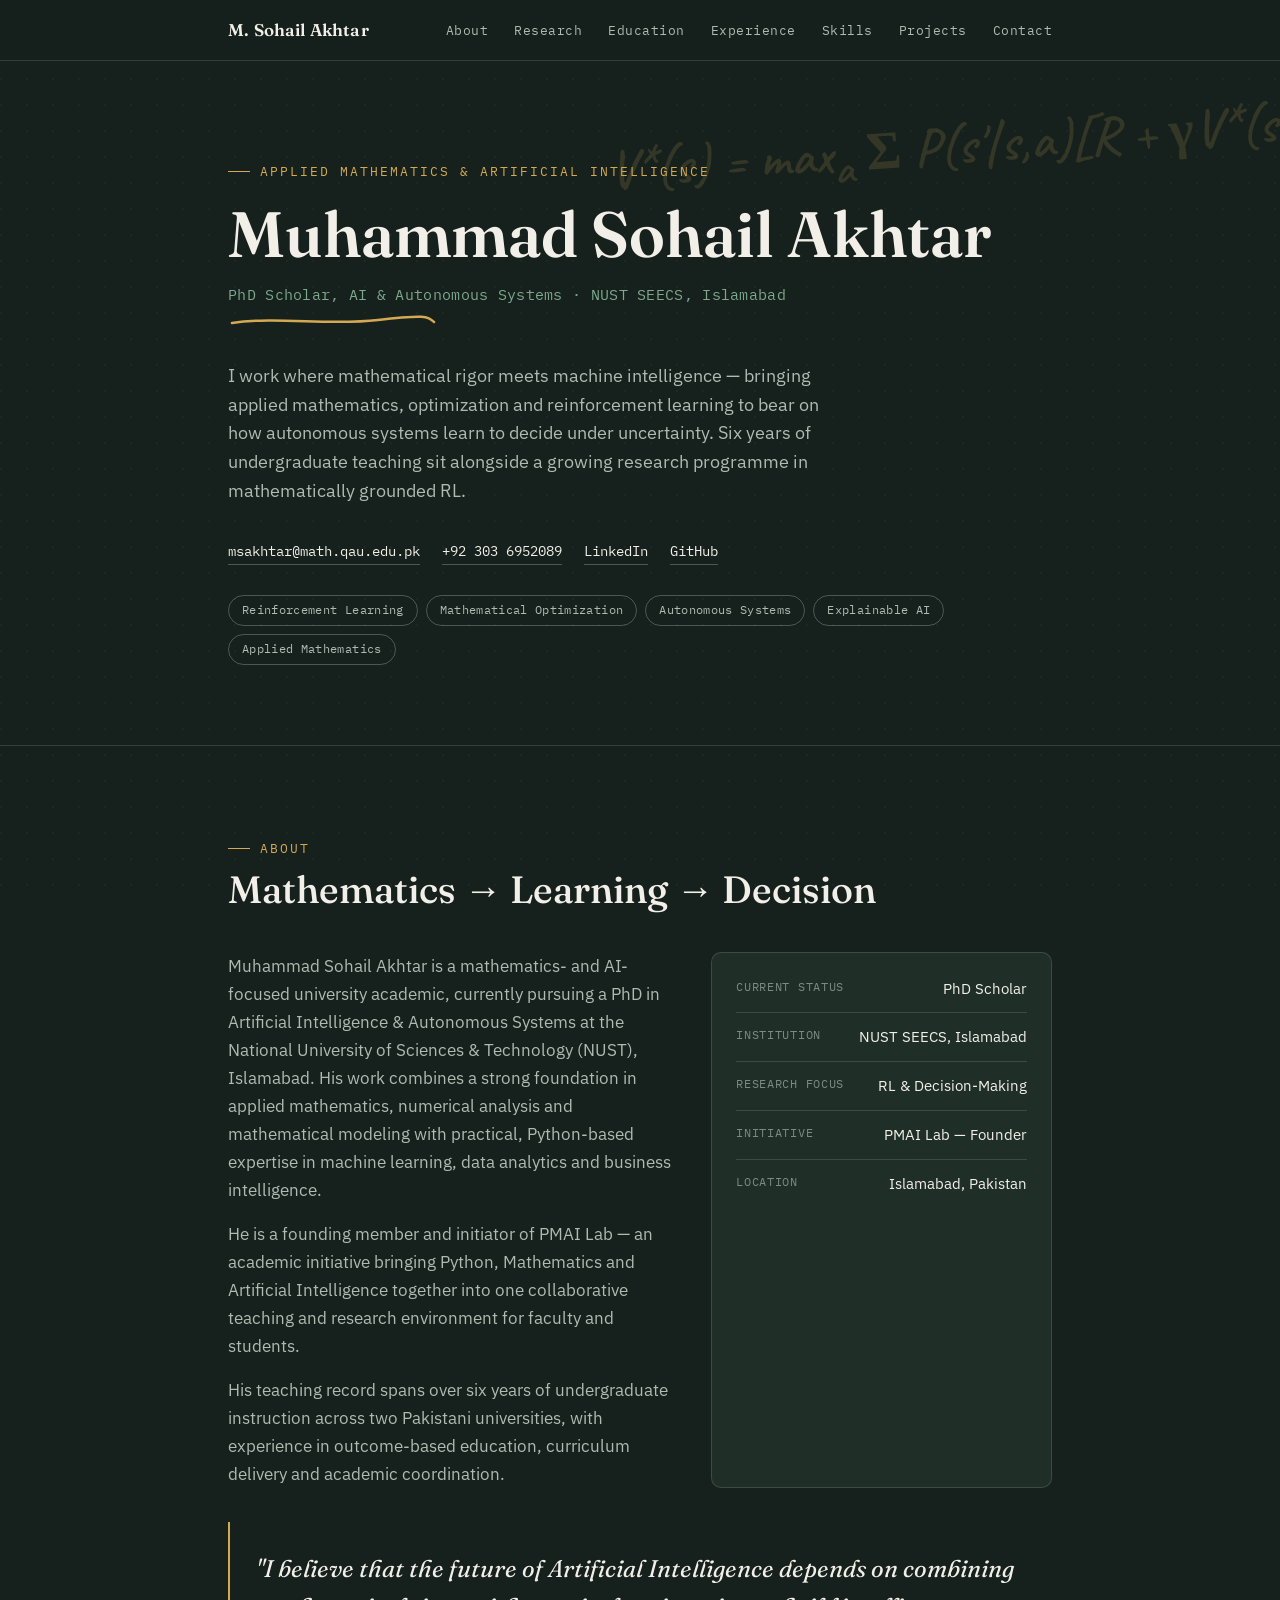
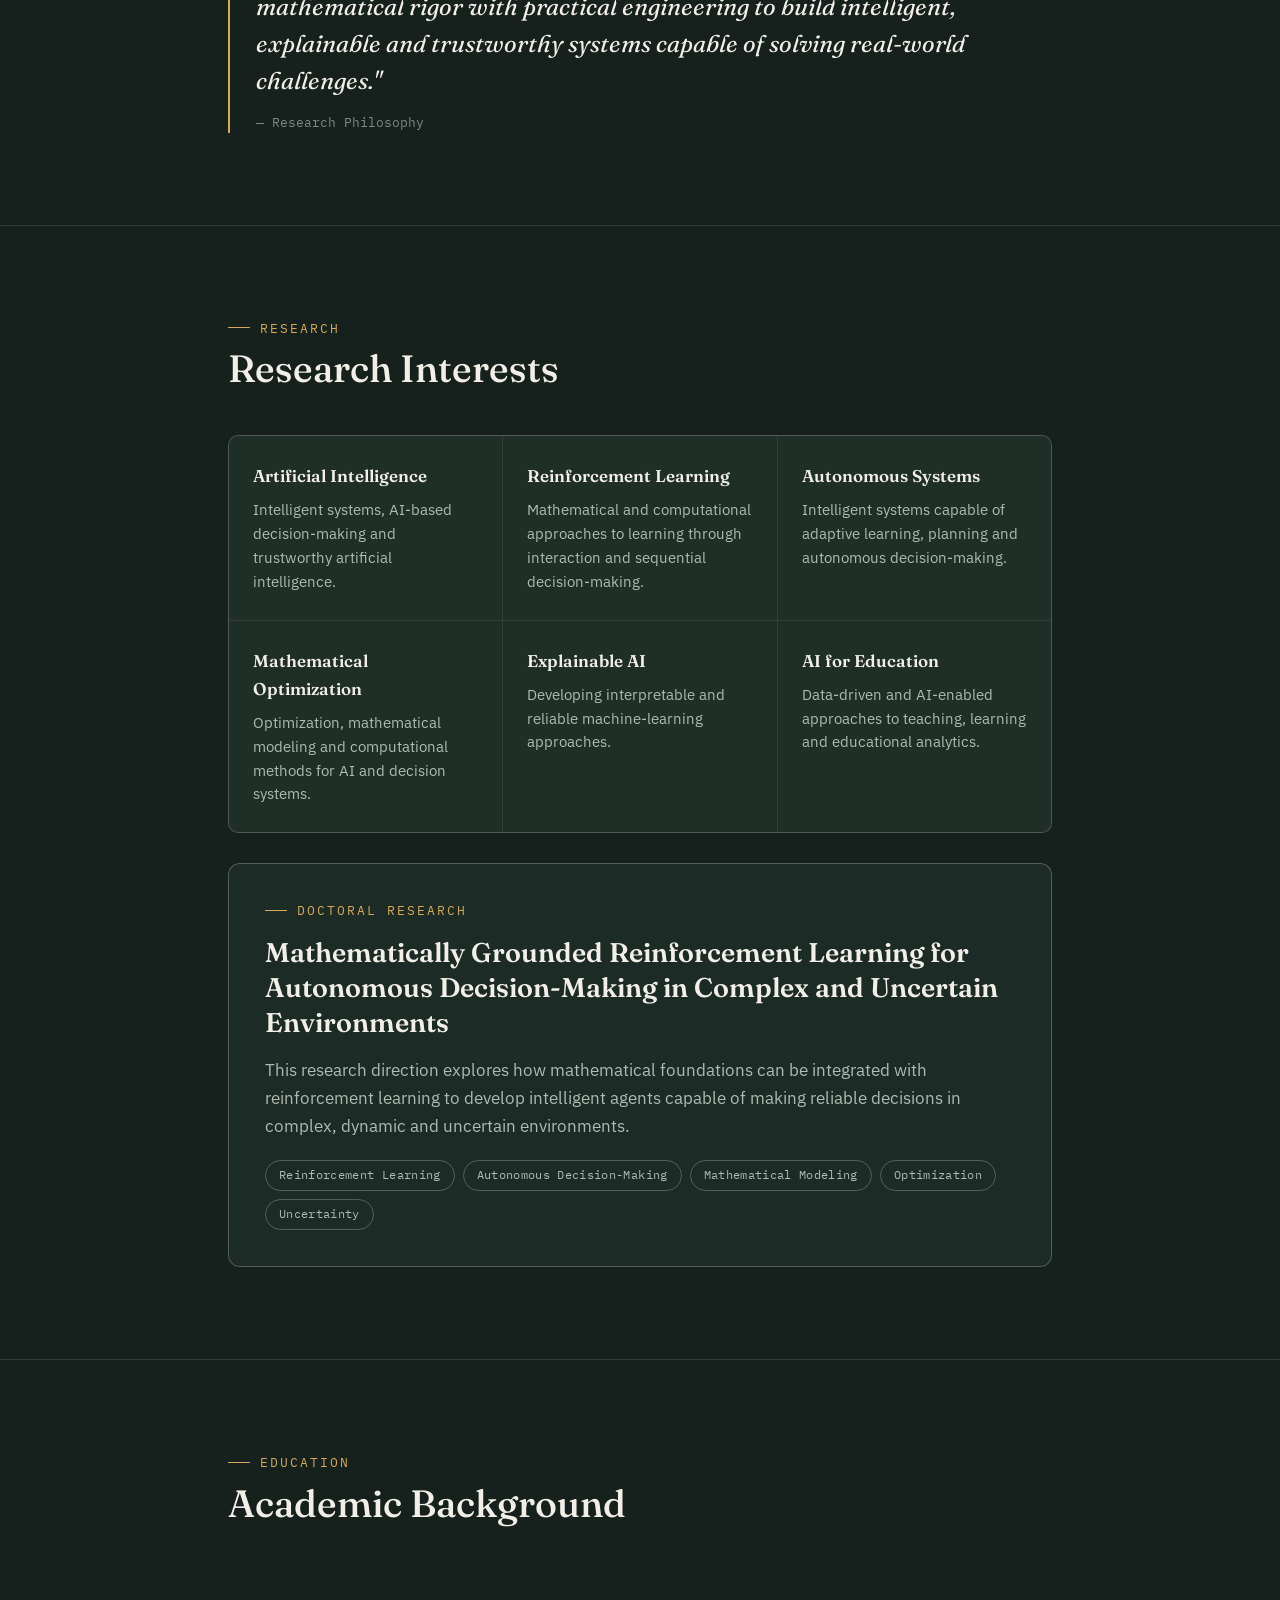
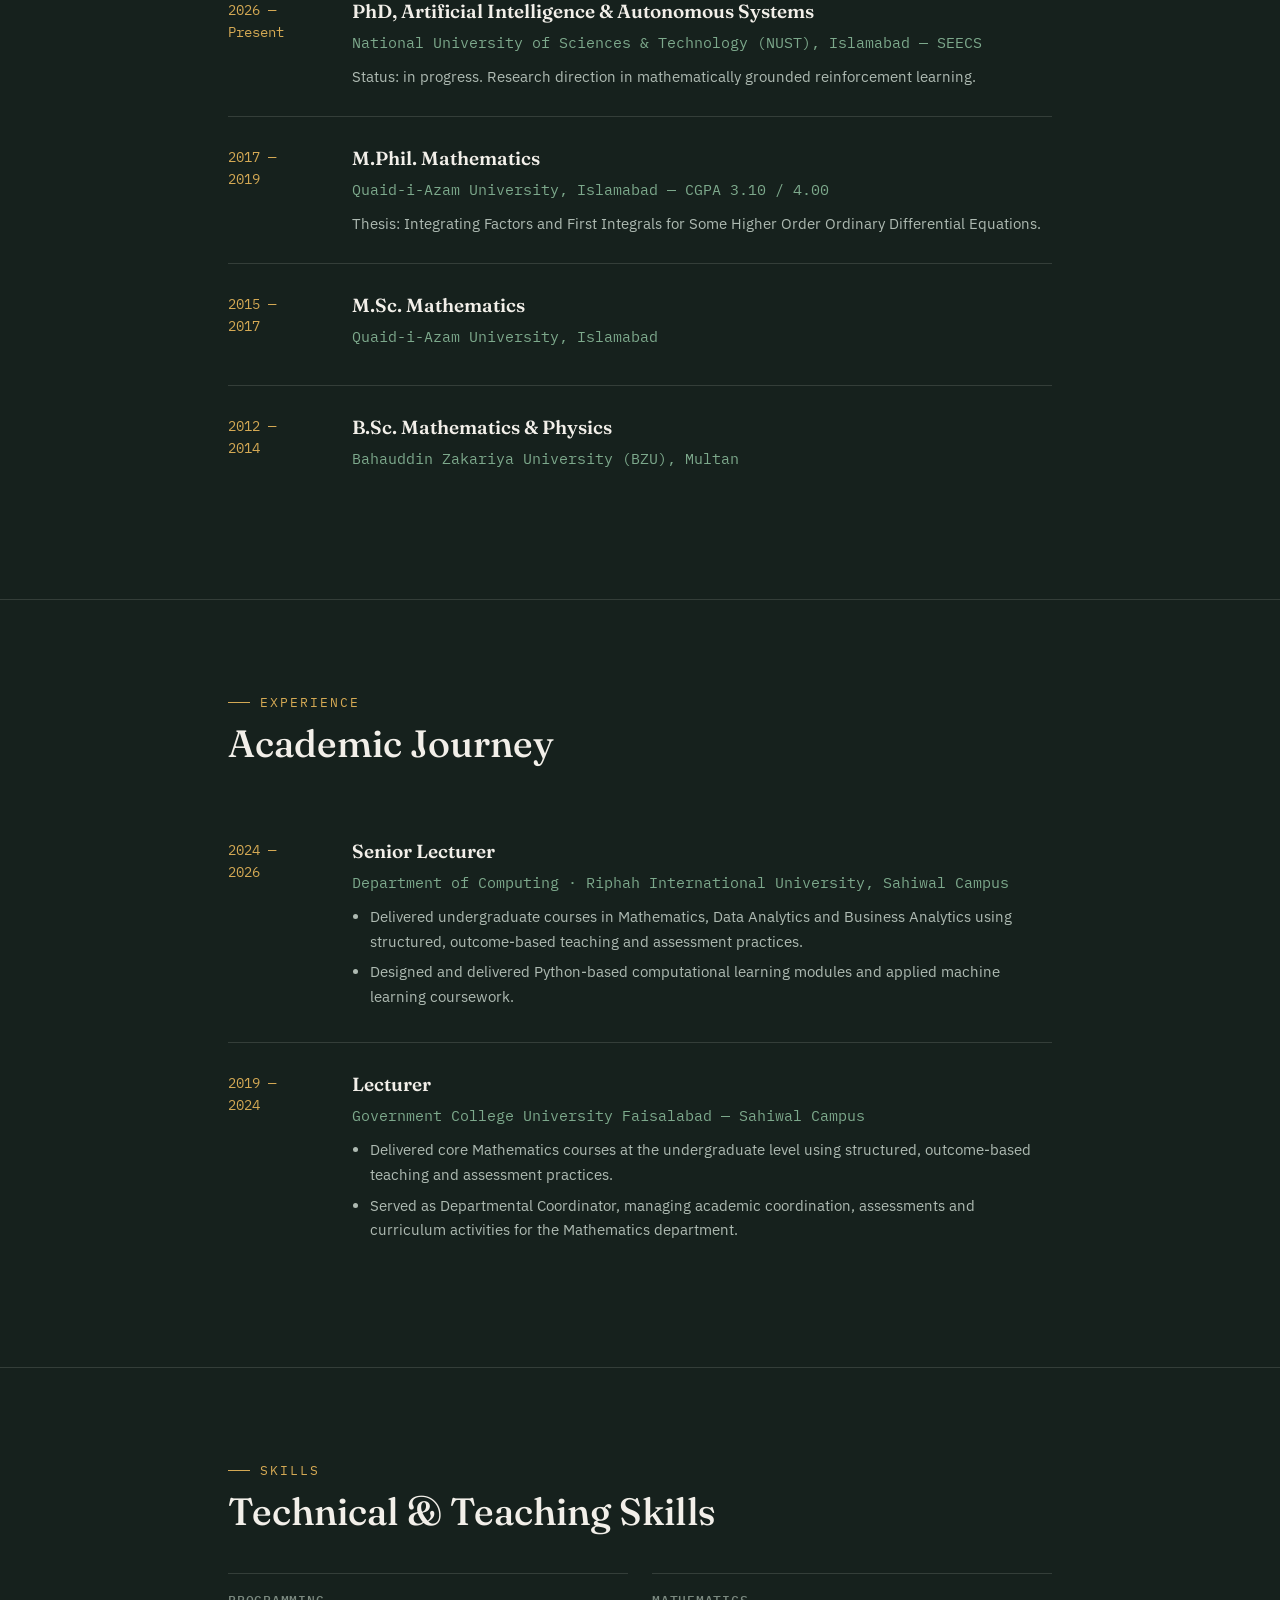
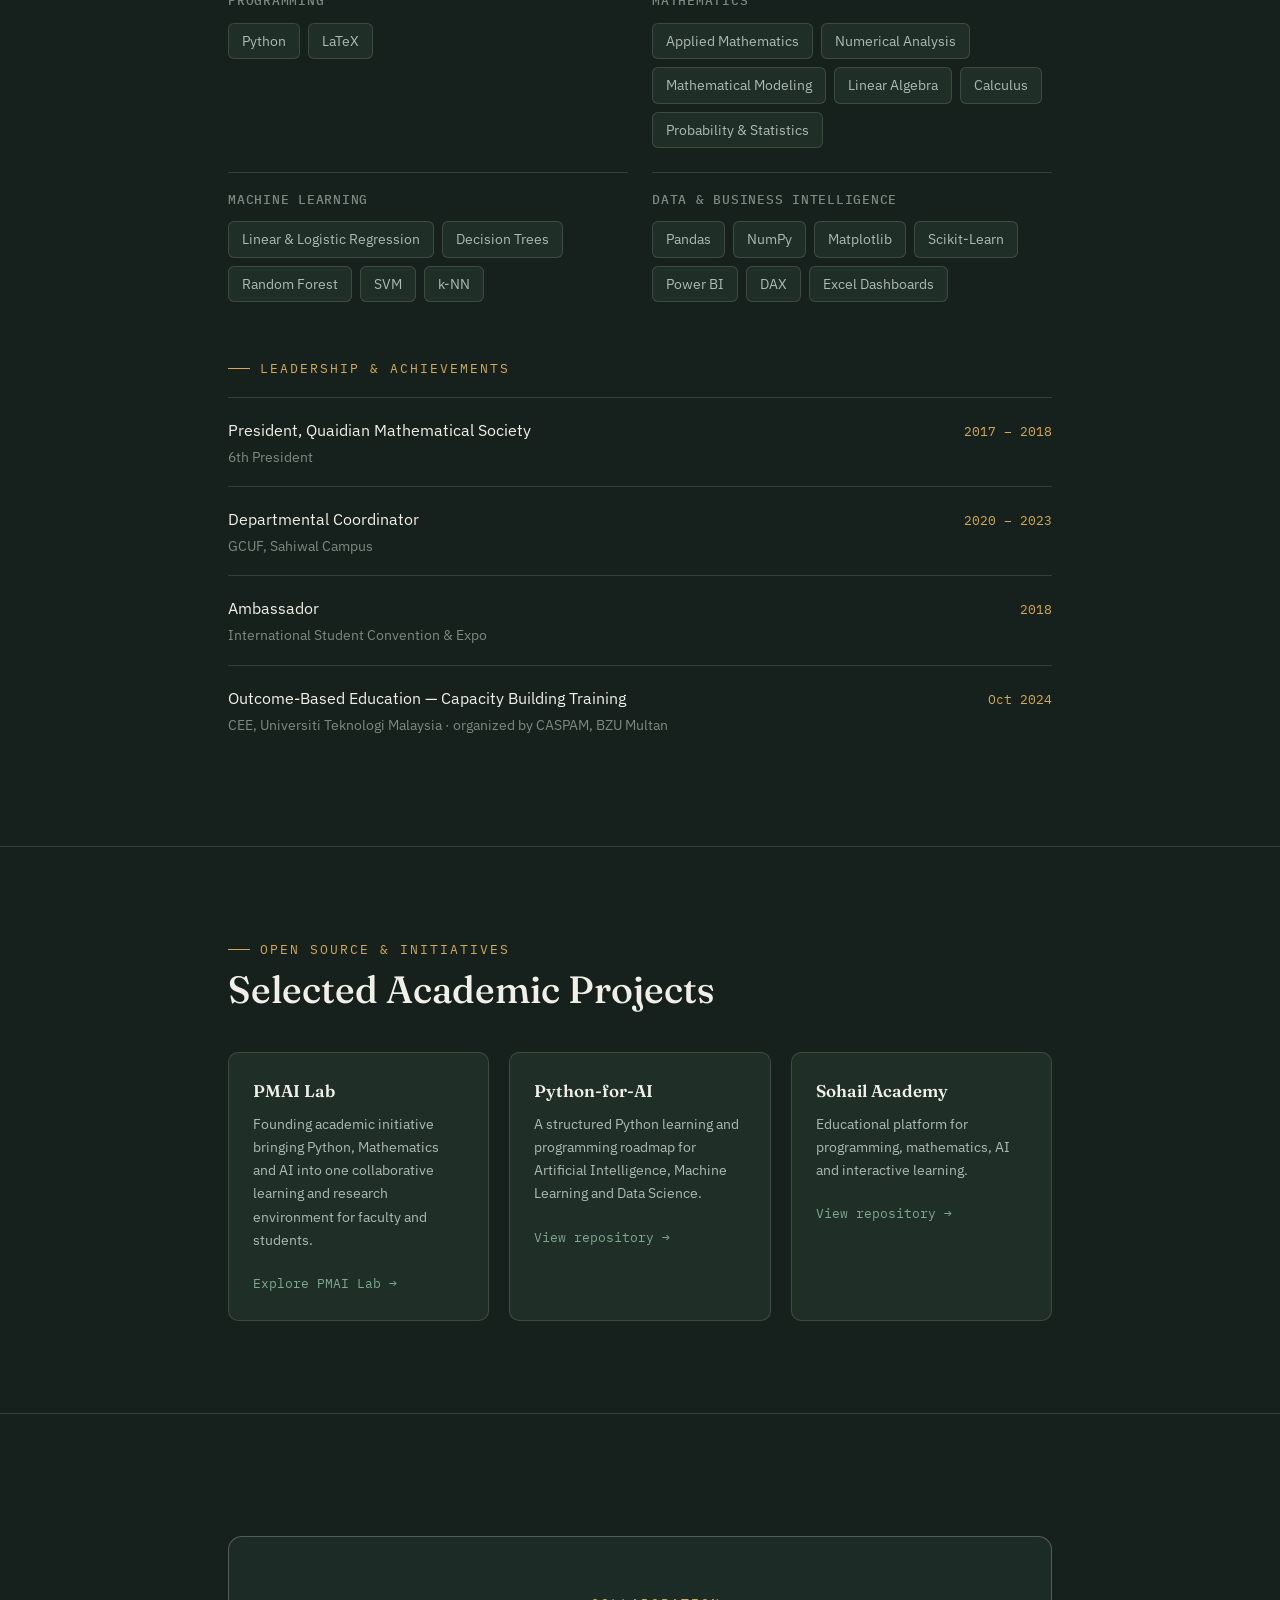
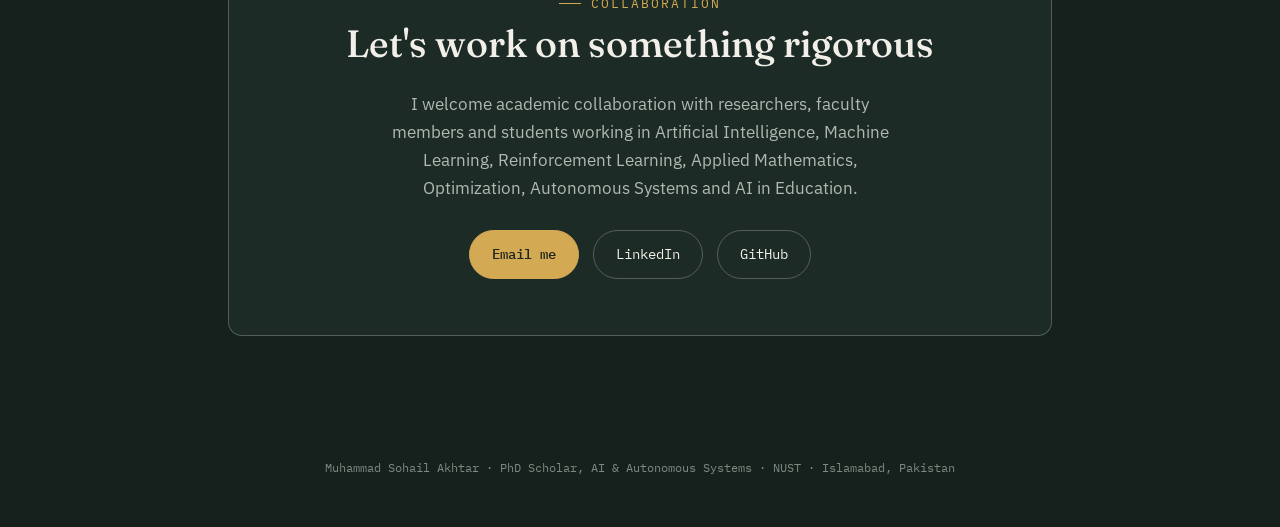
<file: index (5).html>
<!DOCTYPE html>
<html lang="en">
<head>
<meta charset="UTF-8">
<meta name="viewport" content="width=device-width, initial-scale=1.0">
<title>Muhammad Sohail Akhtar — Mathematics · AI & Autonomous Systems</title>
<link rel="preconnect" href="https://fonts.googleapis.com">
<link rel="preconnect" href="https://fonts.gstatic.com" crossorigin>
<link href="https://fonts.googleapis.com/css2?family=Fraunces:opsz,wght@9..144,400;9..144,500;9..144,600;9..144,700&family=IBM+Plex+Mono:wght@400;500;600&family=IBM+Plex+Sans:wght@400;500;600&family=Caveat:wght@500;600&display=swap" rel="stylesheet">
<style>
  :root{
    --bg: #16211D;
    --bg-soft: #1C2B25;
    --bg-card: #1F2F28;
    --chalk: #F2EFE9;
    --chalk-dim: #AEBAB2;
    --chalk-faint: #7C8A81;
    --gold: #D4A954;
    --sage: #7DA98C;
    --rule: rgba(242,239,233,0.14);
    --rule-strong: rgba(242,239,233,0.26);
    --max: 880px;
  }
  *{ box-sizing: border-box; }
  html{ scroll-behavior: smooth; }
  @media (prefers-reduced-motion: reduce){
    html{ scroll-behavior: auto; }
    *{ animation-duration: 0.001ms !important; animation-iteration-count: 1 !important; transition-duration: 0.001ms !important; }
  }
  body{
    margin:0;
    background: var(--bg);
    color: var(--chalk);
    font-family: 'IBM Plex Sans', sans-serif;
    font-size: 17px;
    line-height: 1.65;
    -webkit-font-smoothing: antialiased;
  }
  body::before{
    content:"";
    position: fixed; inset:0;
    background-image:
      radial-gradient(circle at 1px 1px, rgba(242,239,233,0.035) 1px, transparent 1px);
    background-size: 26px 26px;
    pointer-events:none;
    z-index: 0;
  }
  a{ color: inherit; }
  .wrap{ max-width: var(--max); margin: 0 auto; padding: 0 28px; position:relative; z-index:1; }
  .eyebrow{
    font-family: 'IBM Plex Mono', monospace;
    font-size: 12.5px;
    letter-spacing: 0.16em;
    text-transform: uppercase;
    color: var(--gold);
    display:flex; align-items:center; gap:10px;
  }
  .eyebrow::before{
    content:""; width: 22px; height: 1px; background: var(--gold); display:inline-block;
  }
  h1,h2,h3{ font-family: 'Fraunces', serif; font-weight: 600; margin: 0; color: var(--chalk); }
  h2{ font-size: clamp(28px, 4vw, 38px); font-weight: 500; margin-bottom: 6px; }
  section{ position: relative; z-index:1; padding: 92px 0; border-bottom: 1px solid var(--rule); }
  section:last-of-type{ border-bottom:none; }

  /* NAV */
  nav{
    position: sticky; top:0; z-index: 50;
    background: rgba(22,33,29,0.86);
    backdrop-filter: blur(8px);
    border-bottom: 1px solid var(--rule);
  }
  nav .wrap{ display:flex; align-items:center; justify-content:space-between; padding: 16px 28px; }
  .nav-name{ font-family:'Fraunces', serif; font-size: 17px; font-weight:600; letter-spacing:0.01em; }
  .nav-links{ display:flex; gap: 26px; font-family:'IBM Plex Mono', monospace; font-size:12.5px; letter-spacing:0.04em; }
  .nav-links a{ text-decoration:none; color: var(--chalk-dim); transition: color .2s ease; }
  .nav-links a:hover, .nav-links a:focus-visible{ color: var(--gold); }
  .nav-links{ display:none; }
  @media (min-width:720px){ .nav-links{ display:flex; } }

  /* HERO */
  .hero{ padding: 100px 0 80px; border-bottom: 1px solid var(--rule); overflow:hidden; position:relative; }
  .equation-bg{
    position:absolute; right: -40px; top: 40px; z-index:0;
    font-family:'Caveat', cursive; font-weight:600;
    font-size: clamp(30px, 6vw, 54px);
    color: rgba(212,169,84,0.16);
    transform: rotate(-4deg);
    white-space: nowrap;
    pointer-events:none;
  }
  .hero-inner{ position:relative; z-index:1; }
  .hero h1{ font-size: clamp(38px, 6.4vw, 64px); line-height:1.05; margin-top: 18px; }
  .hero .role{
    font-family:'IBM Plex Mono', monospace; font-size:15px; color: var(--sage);
    margin-top:16px; letter-spacing:0.02em;
  }
  .chalk-underline{ width: 210px; height: 14px; margin-top: 4px; }
  .chalk-underline path{
    stroke: var(--gold); stroke-width: 2.5; fill:none; stroke-linecap: round;
    stroke-dasharray: 260; stroke-dashoffset: 260;
    animation: draw 1.4s ease forwards .4s;
  }
  @keyframes draw{ to{ stroke-dashoffset: 0; } }
  .hero-lede{ max-width: 620px; margin-top: 26px; color: var(--chalk-dim); font-size: 17.5px; }
  .hero-contact{ display:flex; flex-wrap:wrap; gap: 10px 22px; margin-top: 34px; font-family:'IBM Plex Mono', monospace; font-size: 13.5px; }
  .hero-contact a{ text-decoration:none; color: var(--chalk); border-bottom: 1px solid var(--rule-strong); padding-bottom:2px; transition: border-color .2s ease, color .2s ease; }
  .hero-contact a:hover{ color: var(--gold); border-color: var(--gold); }
  .hero-tags{ display:flex; flex-wrap:wrap; gap:8px; margin-top: 30px; }
  .tag{
    font-family:'IBM Plex Mono', monospace; font-size:11.5px; letter-spacing:0.03em;
    color: var(--chalk-dim); border: 1px solid var(--rule-strong); border-radius: 100px;
    padding: 5px 13px;
  }

  /* ABOUT */
  .about-grid{ display:grid; grid-template-columns: 1fr; gap: 40px; margin-top: 30px; }
  @media (min-width: 760px){ .about-grid{ grid-template-columns: 1.3fr 1fr; } }
  .about-text p{ color: var(--chalk-dim); margin: 0 0 16px; }
  .about-text p:last-child{ margin-bottom:0; }
  .status-card{
    background: var(--bg-card); border: 1px solid var(--rule); border-radius: 10px; padding: 24px;
  }
  .status-row{ display:flex; justify-content:space-between; gap:16px; padding: 12px 0; border-bottom: 1px solid var(--rule); font-size: 14.5px; }
  .status-row:last-child{ border-bottom:none; padding-bottom:0; }
  .status-row:first-child{ padding-top:0; }
  .status-label{ font-family:'IBM Plex Mono', monospace; color: var(--chalk-faint); font-size:12px; text-transform:uppercase; letter-spacing:0.06em; }
  .status-value{ text-align:right; color: var(--chalk); }

  blockquote{
    margin: 34px 0 0; padding: 28px 0 0 26px; border-left: 2px solid var(--gold);
    font-family:'Fraunces', serif; font-size: clamp(19px, 2.6vw, 24px); font-style: italic;
    color: var(--chalk); line-height:1.55;
  }
  blockquote cite{ display:block; margin-top:14px; font-family:'IBM Plex Mono', monospace; font-style:normal; font-size:12.5px; color: var(--chalk-faint); }

  /* RESEARCH GRID */
  .research-grid{ display:grid; grid-template-columns: 1fr; gap: 1px; margin-top: 34px; background: var(--rule); border: 1px solid var(--rule); border-radius: 10px; overflow:hidden; }
  @media (min-width: 640px){ .research-grid{ grid-template-columns: 1fr 1fr; } }
  @media (min-width: 980px){ .research-grid{ grid-template-columns: 1fr 1fr 1fr; } }
  .research-item{ background: var(--bg-card); padding: 26px 24px; }
  .research-item h3{ font-size: 17px; font-weight:600; margin-bottom:8px; }
  .research-item p{ margin:0; color: var(--chalk-dim); font-size:14.5px; }

  /* DOCTORAL FOCUS */
  .focus-card{
    margin-top: 30px; background: var(--bg-soft); border: 1px solid var(--rule-strong); border-radius: 12px; padding: 36px;
    position: relative;
  }
  .focus-card .eyebrow{ margin-bottom:14px; }
  .focus-card h3{ font-size: clamp(21px,3vw,27px); line-height:1.3; margin-bottom:16px; }
  .focus-card p{ color: var(--chalk-dim); margin:0; }
  .focus-tags{ margin-top:20px; display:flex; flex-wrap:wrap; gap:8px; }

  /* TIMELINE */
  .timeline{ margin-top: 34px; }
  .t-item{ display:grid; grid-template-columns: 100px 1fr; gap: 24px; padding: 26px 0; border-top: 1px solid var(--rule); }
  .t-item:first-child{ border-top:none; }
  .t-year{ font-family:'IBM Plex Mono', monospace; color: var(--gold); font-size: 13.5px; padding-top:3px; }
  .t-body h3{ font-size: 19px; margin-bottom: 4px; }
  .t-org{ font-size: 14.5px; color: var(--sage); margin-bottom: 10px; font-family:'IBM Plex Mono', monospace; }
  .t-body p, .t-body ul{ color: var(--chalk-dim); margin:0; font-size: 15px; }
  .t-body ul{ padding-left: 18px; margin-top:8px; }
  .t-body li{ margin-bottom:6px; }

  /* SKILLS */
  .skills-grid{ display:grid; grid-template-columns: 1fr; gap: 24px; margin-top: 30px; }
  @media (min-width: 700px){ .skills-grid{ grid-template-columns: 1fr 1fr; } }
  .skill-group{ border-top: 1px solid var(--rule); padding-top: 16px; }
  .skill-group h3{ font-family:'IBM Plex Mono', monospace; font-size:12.5px; letter-spacing:0.06em; text-transform:uppercase; color: var(--chalk-faint); font-weight:500; margin-bottom: 12px; }
  .pill-row{ display:flex; flex-wrap:wrap; gap:8px; }
  .pill{ font-size: 13.5px; padding: 6px 13px; border-radius: 6px; background: var(--bg-card); border:1px solid var(--rule); color: var(--chalk-dim); }

  /* LEADERSHIP / CERT */
  .flat-list{ margin-top: 28px; }
  .flat-item{ display:grid; grid-template-columns: 1fr auto; gap: 16px; padding: 18px 0; border-top: 1px solid var(--rule); align-items:baseline; }
  .flat-item:first-child{ border-top:none; }
  .flat-item .role{ color: var(--chalk); font-size: 15.5px; }
  .flat-item .org{ color: var(--chalk-faint); font-size: 13.5px; display:block; margin-top:2px; }
  .flat-item .when{ font-family:'IBM Plex Mono', monospace; font-size: 12.5px; color: var(--gold); white-space:nowrap; }

  /* PROJECTS */
  .proj-grid{ display:grid; grid-template-columns: 1fr; gap: 20px; margin-top: 30px; }
  @media (min-width: 700px){ .proj-grid{ grid-template-columns: repeat(3, 1fr); } }
  .proj-card{ background: var(--bg-card); border:1px solid var(--rule); border-radius: 10px; padding: 24px; transition: border-color .2s ease, transform .2s ease; }
  .proj-card:hover{ border-color: var(--gold); transform: translateY(-2px); }
  .proj-card h3{ font-size:17px; margin-bottom:8px; }
  .proj-card p{ color:var(--chalk-dim); font-size:14px; margin:0 0 16px; }
  .proj-link{ font-family:'IBM Plex Mono', monospace; font-size:12.5px; color: var(--sage); text-decoration:none; }
  .proj-link:hover{ text-decoration:underline; }

  /* CONTACT / FOOTER */
  .contact-card{
    margin-top: 30px; text-align:center; padding: 56px 24px; background: var(--bg-soft);
    border: 1px solid var(--rule-strong); border-radius: 14px;
  }
  .contact-card h2{ margin-bottom: 14px; }
  .contact-card p{ color: var(--chalk-dim); max-width: 520px; margin: 0 auto 28px; }
  .contact-links{ display:flex; flex-wrap:wrap; justify-content:center; gap: 14px; }
  .btn{
    font-family:'IBM Plex Mono', monospace; font-size: 13.5px; text-decoration:none;
    padding: 12px 22px; border-radius: 100px; border: 1px solid var(--rule-strong); color: var(--chalk);
    transition: all .2s ease;
  }
  .btn.primary{ background: var(--gold); color: #1B241D; border-color: var(--gold); font-weight:500; }
  .btn:hover{ border-color: var(--gold); color: var(--gold); }
  .btn.primary:hover{ background: transparent; color: var(--gold); }
  footer{ text-align:center; padding: 30px 0 50px; font-family:'IBM Plex Mono', monospace; font-size: 12px; color: var(--chalk-faint); position:relative; z-index:1; }

  :focus-visible{ outline: 2px solid var(--gold); outline-offset: 3px; }
</style>
</head>
<body>

<nav>
  <div class="wrap">
    <div class="nav-name">M. Sohail Akhtar</div>
    <div class="nav-links">
      <a href="#about">About</a>
      <a href="#research">Research</a>
      <a href="#education">Education</a>
      <a href="#experience">Experience</a>
      <a href="#skills">Skills</a>
      <a href="#projects">Projects</a>
      <a href="#contact">Contact</a>
    </div>
  </div>
</nav>

<header class="hero">
  <div class="equation-bg">V*(s) = max<sub>a</sub> Σ P(s'|s,a)[R + γV*(s')]</div>
  <div class="wrap hero-inner">
    <div class="eyebrow">Applied Mathematics &amp; Artificial Intelligence</div>
    <h1>Muhammad Sohail Akhtar</h1>
    <div class="role">PhD Scholar, AI &amp; Autonomous Systems · NUST SEECS, Islamabad</div>
    <svg class="chalk-underline" viewBox="0 0 210 14"><path d="M4 9 C 50 2, 100 12, 150 6 S 200 3, 206 8"/></svg>
    <p class="hero-lede">I work where mathematical rigor meets machine intelligence — bringing applied mathematics, optimization and reinforcement learning to bear on how autonomous systems learn to decide under uncertainty. Six years of undergraduate teaching sit alongside a growing research programme in mathematically grounded RL.</p>
    <div class="hero-contact">
      <a href="mailto:msakhtar@math.qau.edu.pk">msakhtar@math.qau.edu.pk</a>
      <a href="tel:+923036952089">+92 303 6952089</a>
      <a href="https://www.linkedin.com/in/muhammad-sohail-akhtar" target="_blank" rel="noopener">LinkedIn</a>
      <a href="https://github.com/msohailakhtar" target="_blank" rel="noopener">GitHub</a>
    </div>
    <div class="hero-tags">
      <span class="tag">Reinforcement Learning</span>
      <span class="tag">Mathematical Optimization</span>
      <span class="tag">Autonomous Systems</span>
      <span class="tag">Explainable AI</span>
      <span class="tag">Applied Mathematics</span>
    </div>
  </div>
</header>

<section id="about">
  <div class="wrap">
    <div class="eyebrow">About</div>
    <h2>Mathematics → Learning → Decision</h2>
    <div class="about-grid">
      <div class="about-text">
        <p>Muhammad Sohail Akhtar is a mathematics- and AI-focused university academic, currently pursuing a PhD in Artificial Intelligence &amp; Autonomous Systems at the National University of Sciences &amp; Technology (NUST), Islamabad. His work combines a strong foundation in applied mathematics, numerical analysis and mathematical modeling with practical, Python-based expertise in machine learning, data analytics and business intelligence.</p>
        <p>He is a founding member and initiator of PMAI Lab — an academic initiative bringing Python, Mathematics and Artificial Intelligence together into one collaborative teaching and research environment for faculty and students.</p>
        <p>His teaching record spans over six years of undergraduate instruction across two Pakistani universities, with experience in outcome-based education, curriculum delivery and academic coordination.</p>
      </div>
      <div class="status-card">
        <div class="status-row"><span class="status-label">Current status</span><span class="status-value">PhD Scholar</span></div>
        <div class="status-row"><span class="status-label">Institution</span><span class="status-value">NUST SEECS, Islamabad</span></div>
        <div class="status-row"><span class="status-label">Research focus</span><span class="status-value">RL &amp; Decision-Making</span></div>
        <div class="status-row"><span class="status-label">Initiative</span><span class="status-value">PMAI Lab — Founder</span></div>
        <div class="status-row"><span class="status-label">Location</span><span class="status-value">Islamabad, Pakistan</span></div>
      </div>
    </div>
    <blockquote>
      "I believe that the future of Artificial Intelligence depends on combining mathematical rigor with practical engineering to build intelligent, explainable and trustworthy systems capable of solving real-world challenges."
      <cite>— Research Philosophy</cite>
    </blockquote>
  </div>
</section>

<section id="research">
  <div class="wrap">
    <div class="eyebrow">Research</div>
    <h2>Research Interests</h2>
    <div class="research-grid">
      <div class="research-item"><h3>Artificial Intelligence</h3><p>Intelligent systems, AI-based decision-making and trustworthy artificial intelligence.</p></div>
      <div class="research-item"><h3>Reinforcement Learning</h3><p>Mathematical and computational approaches to learning through interaction and sequential decision-making.</p></div>
      <div class="research-item"><h3>Autonomous Systems</h3><p>Intelligent systems capable of adaptive learning, planning and autonomous decision-making.</p></div>
      <div class="research-item"><h3>Mathematical Optimization</h3><p>Optimization, mathematical modeling and computational methods for AI and decision systems.</p></div>
      <div class="research-item"><h3>Explainable AI</h3><p>Developing interpretable and reliable machine-learning approaches.</p></div>
      <div class="research-item"><h3>AI for Education</h3><p>Data-driven and AI-enabled approaches to teaching, learning and educational analytics.</p></div>
    </div>

    <div class="focus-card">
      <div class="eyebrow">Doctoral Research</div>
      <h3>Mathematically Grounded Reinforcement Learning for Autonomous Decision-Making in Complex and Uncertain Environments</h3>
      <p>This research direction explores how mathematical foundations can be integrated with reinforcement learning to develop intelligent agents capable of making reliable decisions in complex, dynamic and uncertain environments.</p>
      <div class="focus-tags">
        <span class="tag">Reinforcement Learning</span>
        <span class="tag">Autonomous Decision-Making</span>
        <span class="tag">Mathematical Modeling</span>
        <span class="tag">Optimization</span>
        <span class="tag">Uncertainty</span>
      </div>
    </div>
  </div>
</section>

<section id="education">
  <div class="wrap">
    <div class="eyebrow">Education</div>
    <h2>Academic Background</h2>
    <div class="timeline">
      <div class="t-item">
        <div class="t-year">2026 —<br>Present</div>
        <div class="t-body">
          <h3>PhD, Artificial Intelligence &amp; Autonomous Systems</h3>
          <div class="t-org">National University of Sciences &amp; Technology (NUST), Islamabad — SEECS</div>
          <p>Status: in progress. Research direction in mathematically grounded reinforcement learning.</p>
        </div>
      </div>
      <div class="t-item">
        <div class="t-year">2017 —<br>2019</div>
        <div class="t-body">
          <h3>M.Phil. Mathematics</h3>
          <div class="t-org">Quaid-i-Azam University, Islamabad — CGPA 3.10 / 4.00</div>
          <p>Thesis: Integrating Factors and First Integrals for Some Higher Order Ordinary Differential Equations.</p>
        </div>
      </div>
      <div class="t-item">
        <div class="t-year">2015 —<br>2017</div>
        <div class="t-body">
          <h3>M.Sc. Mathematics</h3>
          <div class="t-org">Quaid-i-Azam University, Islamabad</div>
        </div>
      </div>
      <div class="t-item">
        <div class="t-year">2012 —<br>2014</div>
        <div class="t-body">
          <h3>B.Sc. Mathematics &amp; Physics</h3>
          <div class="t-org">Bahauddin Zakariya University (BZU), Multan</div>
        </div>
      </div>
    </div>
  </div>
</section>

<section id="experience">
  <div class="wrap">
    <div class="eyebrow">Experience</div>
    <h2>Academic Journey</h2>
    <div class="timeline">
      <div class="t-item">
        <div class="t-year">2024 —<br>2026</div>
        <div class="t-body">
          <h3>Senior Lecturer</h3>
          <div class="t-org">Department of Computing · Riphah International University, Sahiwal Campus</div>
          <ul>
            <li>Delivered undergraduate courses in Mathematics, Data Analytics and Business Analytics using structured, outcome-based teaching and assessment practices.</li>
            <li>Designed and delivered Python-based computational learning modules and applied machine learning coursework.</li>
          </ul>
        </div>
      </div>
      <div class="t-item">
        <div class="t-year">2019 —<br>2024</div>
        <div class="t-body">
          <h3>Lecturer</h3>
          <div class="t-org">Government College University Faisalabad — Sahiwal Campus</div>
          <ul>
            <li>Delivered core Mathematics courses at the undergraduate level using structured, outcome-based teaching and assessment practices.</li>
            <li>Served as Departmental Coordinator, managing academic coordination, assessments and curriculum activities for the Mathematics department.</li>
          </ul>
        </div>
      </div>
    </div>
  </div>
</section>

<section id="skills">
  <div class="wrap">
    <div class="eyebrow">Skills</div>
    <h2>Technical &amp; Teaching Skills</h2>
    <div class="skills-grid">
      <div class="skill-group">
        <h3>Programming</h3>
        <div class="pill-row"><span class="pill">Python</span><span class="pill">LaTeX</span></div>
      </div>
      <div class="skill-group">
        <h3>Mathematics</h3>
        <div class="pill-row"><span class="pill">Applied Mathematics</span><span class="pill">Numerical Analysis</span><span class="pill">Mathematical Modeling</span><span class="pill">Linear Algebra</span><span class="pill">Calculus</span><span class="pill">Probability &amp; Statistics</span></div>
      </div>
      <div class="skill-group">
        <h3>Machine Learning</h3>
        <div class="pill-row"><span class="pill">Linear &amp; Logistic Regression</span><span class="pill">Decision Trees</span><span class="pill">Random Forest</span><span class="pill">SVM</span><span class="pill">k-NN</span></div>
      </div>
      <div class="skill-group">
        <h3>Data &amp; Business Intelligence</h3>
        <div class="pill-row"><span class="pill">Pandas</span><span class="pill">NumPy</span><span class="pill">Matplotlib</span><span class="pill">Scikit-Learn</span><span class="pill">Power BI</span><span class="pill">DAX</span><span class="pill">Excel Dashboards</span></div>
      </div>
    </div>

    <div class="flat-list" style="margin-top:56px;">
      <div class="eyebrow" style="margin-bottom:18px;">Leadership &amp; Achievements</div>
      <div class="flat-item"><div><span class="role">President, Quaidian Mathematical Society</span><span class="org">6th President</span></div><span class="when">2017 – 2018</span></div>
      <div class="flat-item"><div><span class="role">Departmental Coordinator</span><span class="org">GCUF, Sahiwal Campus</span></div><span class="when">2020 – 2023</span></div>
      <div class="flat-item"><div><span class="role">Ambassador</span><span class="org">International Student Convention &amp; Expo</span></div><span class="when">2018</span></div>
      <div class="flat-item"><div><span class="role">Outcome-Based Education — Capacity Building Training</span><span class="org">CEE, Universiti Teknologi Malaysia · organized by CASPAM, BZU Multan</span></div><span class="when">Oct 2024</span></div>
    </div>
  </div>
</section>

<section id="projects">
  <div class="wrap">
    <div class="eyebrow">Open Source &amp; Initiatives</div>
    <h2>Selected Academic Projects</h2>
    <div class="proj-grid">
      <div class="proj-card">
        <h3>PMAI Lab</h3>
        <p>Founding academic initiative bringing Python, Mathematics and AI into one collaborative learning and research environment for faculty and students.</p>
        <a class="proj-link" href="#">Explore PMAI Lab →</a>
      </div>
      <div class="proj-card">
        <h3>Python-for-AI</h3>
        <p>A structured Python learning and programming roadmap for Artificial Intelligence, Machine Learning and Data Science.</p>
        <a class="proj-link" href="https://github.com/msohailakhtar" target="_blank" rel="noopener">View repository →</a>
      </div>
      <div class="proj-card">
        <h3>Sohail Academy</h3>
        <p>Educational platform for programming, mathematics, AI and interactive learning.</p>
        <a class="proj-link" href="https://github.com/msohailakhtar" target="_blank" rel="noopener">View repository →</a>
      </div>
    </div>
  </div>
</section>

<section id="contact" style="border-bottom:none;">
  <div class="wrap">
    <div class="contact-card">
      <div class="eyebrow" style="justify-content:center;">Collaboration</div>
      <h2>Let's work on something rigorous</h2>
      <p>I welcome academic collaboration with researchers, faculty members and students working in Artificial Intelligence, Machine Learning, Reinforcement Learning, Applied Mathematics, Optimization, Autonomous Systems and AI in Education.</p>
      <div class="contact-links">
        <a class="btn primary" href="mailto:msakhtar@math.qau.edu.pk">Email me</a>
        <a class="btn" href="https://www.linkedin.com/in/muhammad-sohail-akhtar" target="_blank" rel="noopener">LinkedIn</a>
        <a class="btn" href="https://github.com/msohailakhtar" target="_blank" rel="noopener">GitHub</a>
      </div>
    </div>
  </div>
</section>

<footer>Muhammad Sohail Akhtar · PhD Scholar, AI &amp; Autonomous Systems · NUST · Islamabad, Pakistan</footer>

</body>
</html>
</file>
